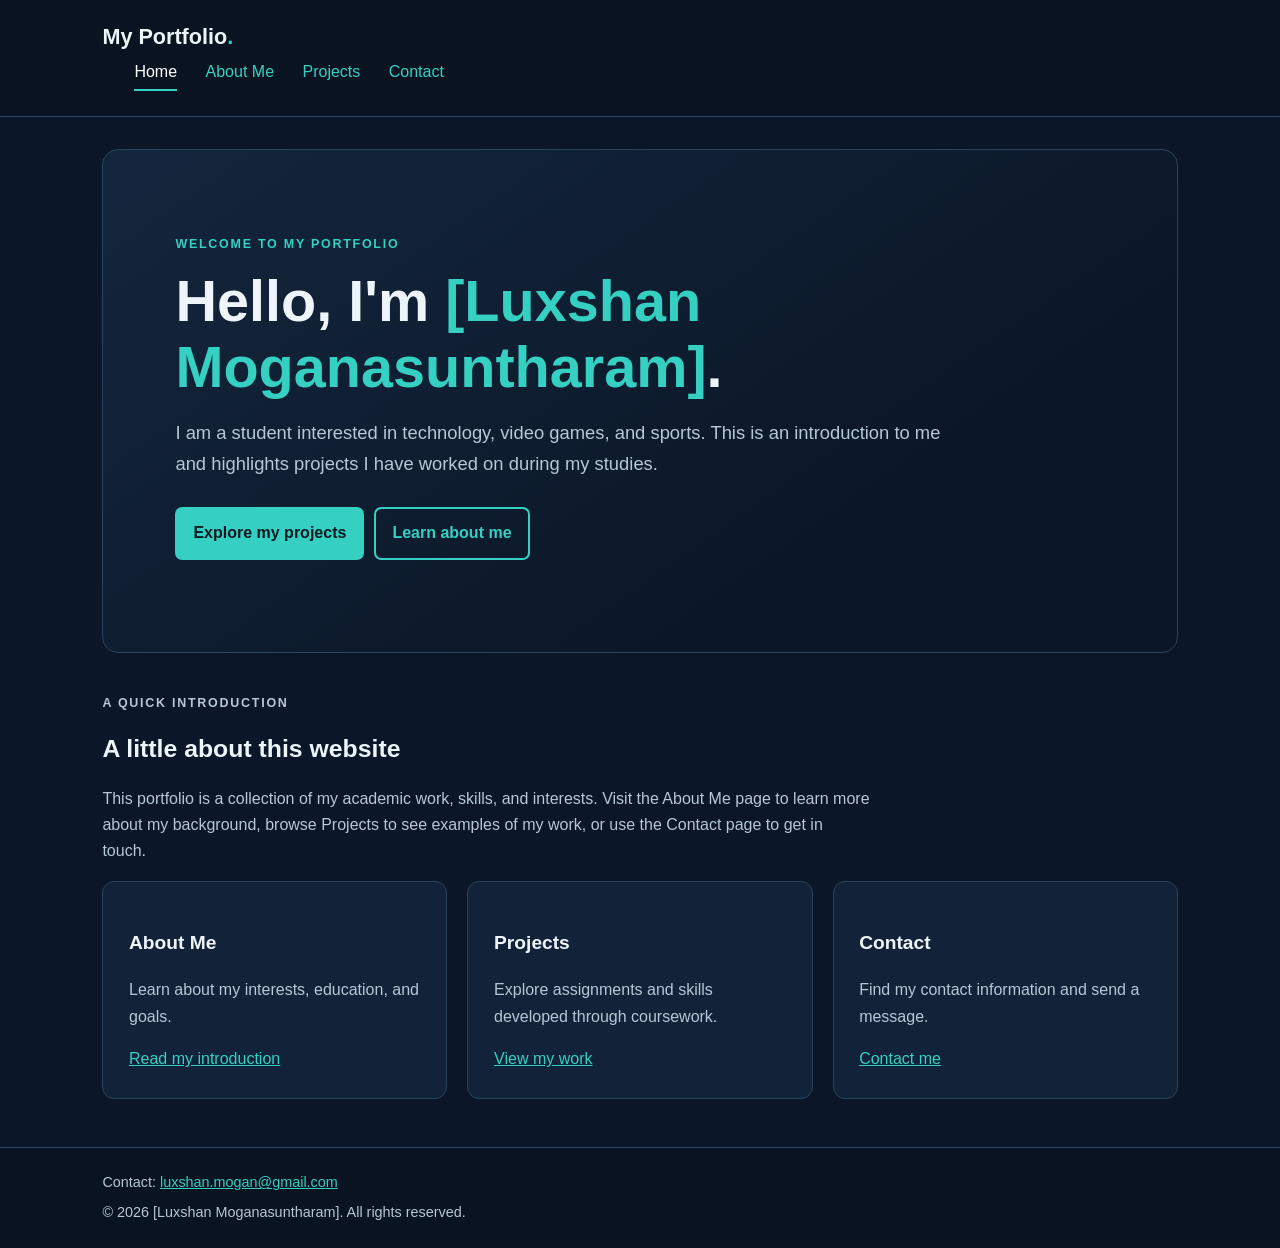
<file: personal-portfolio/index.html>
<!DOCTYPE html>
<html lang="en">
<head>
    <meta charset="UTF-8">
    <meta name="viewport" content="width=device-width, initial-scale=1.0">
    <meta name="description" content="Personal portfolio website showcasing my background and student projects.">
    <title>Home | Personal Portfolio</title>
    <link rel="stylesheet" href="css/mobile.css">
    <link rel="stylesheet" href="css/tablet.css">
    <link rel="stylesheet" href="css/laptop.css">
</head>
<body>
    <a class="skip-link" href="#main-content">Skip to main content</a>
    <header class="site-header">
        <div class="site-width header-content">
            <a class="site-name" href="index.html">My Portfolio<span>.</span></a>
            <nav aria-label="Main navigation">
                <ul class="nav-list">
                    <li><a aria-current="page" href="index.html">Home</a></li>
                    <li><a href="about.html">About Me</a></li>
                    <li><a href="projects.html">Projects</a></li>
                    <li><a href="contact.html">Contact</a></li>
                </ul>
            </nav>
        </div>
    </header>

    <main id="main-content" class="site-width">
        <section class="hero">
            <p class="eyebrow">WELCOME TO MY PORTFOLIO</p>
            <h1>Hello, I'm <span class="accent-text">[Luxshan Moganasuntharam]</span>.</h1>
            <p class="hero-copy">I am a student interested in technology, video games, and sports. This is an introduction to me and highlights projects I have worked on during my studies.</p>
            <p class="button-row">
                <a class="button" href="projects.html">Explore my projects</a>
                <a class="button button-outline" href="about.html">Learn about me</a>
            </p>
        </section>

        <section class="section-block">
            <p class="eyebrow">A QUICK INTRODUCTION</p>
            <h2>A little about this website</h2>
            <p>This portfolio is a collection of my academic work, skills, and interests. Visit the About Me page to learn more about my background, browse Projects to see examples of my work, or use the Contact page to get in touch.</p>
            <div class="feature-grid">
                <article class="panel">
                    <h3>About Me</h3>
                    <p>Learn about my interests, education, and goals.</p>
                    <a href="about.html">Read my introduction</a>
                </article>
                <article class="panel">
                    <h3>Projects</h3>
                    <p>Explore assignments and skills developed through coursework.</p>
                    <a href="projects.html">View my work</a>
                </article>
                <article class="panel">
                    <h3>Contact</h3>
                    <p>Find my contact information and send a message.</p>
                    <a href="contact.html">Contact me</a>
                </article>
            </div>
        </section>
    </main>

    <footer class="site-footer">
        <div class="site-width footer-content">
            <p>Contact: <a href="mailto:luxshan.mogan@gmail.com">luxshan.mogan@gmail.com</a></p>
            <p>&copy; 2026 [Luxshan Moganasuntharam]. All rights reserved.</p>
        </div>
    </footer>
</body>
</html>
</file>
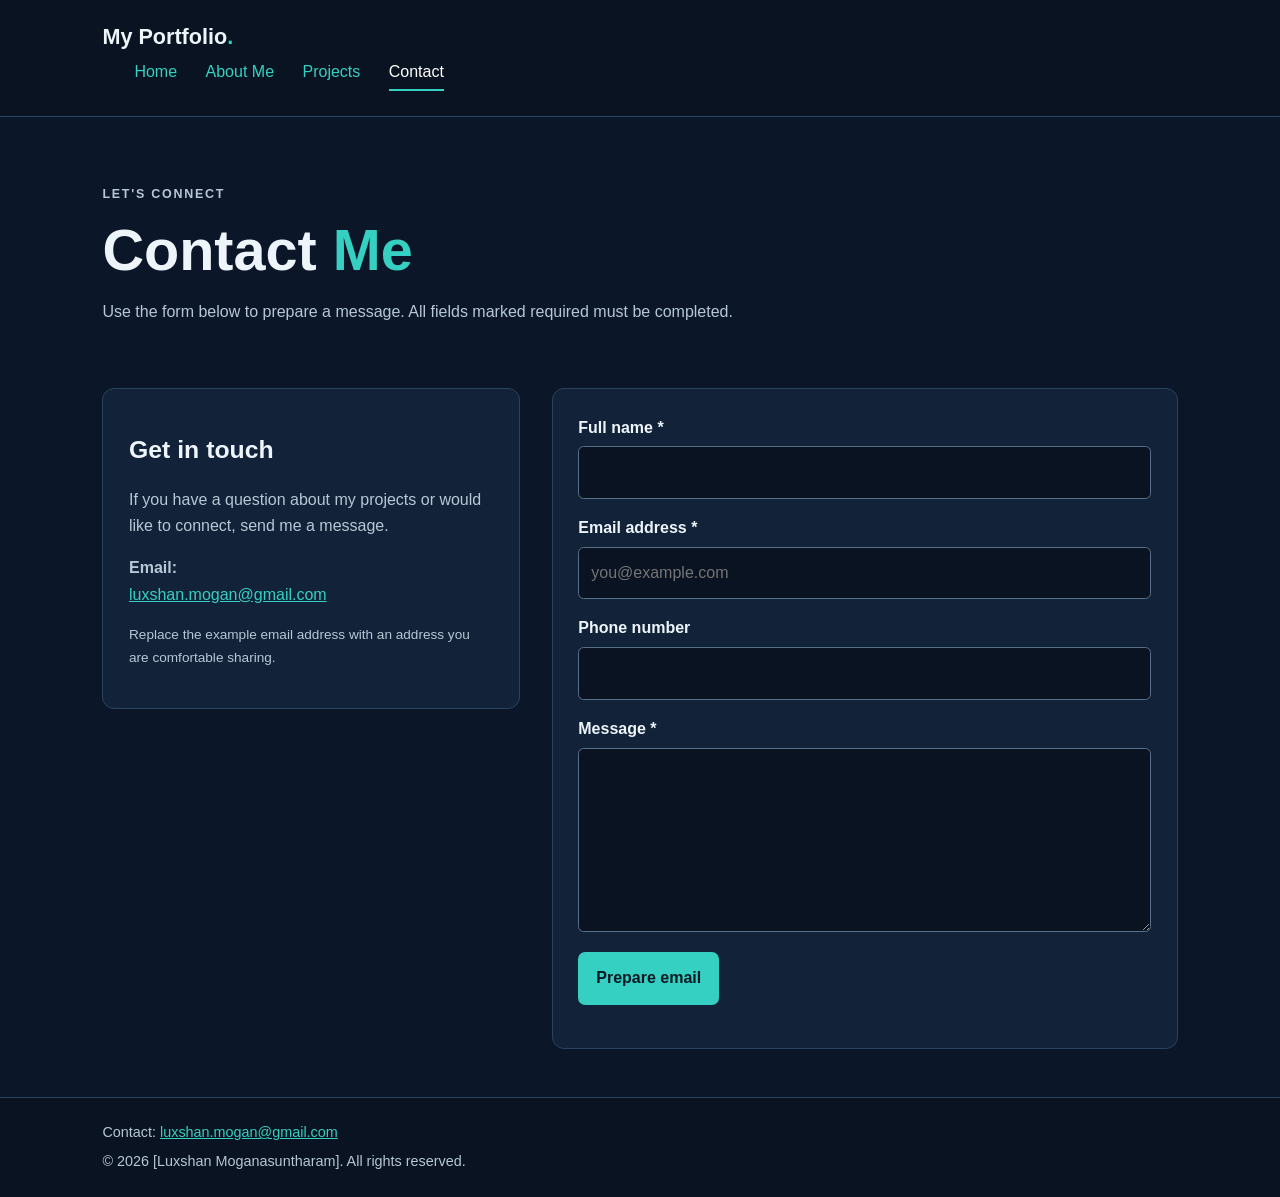
<file: personal-portfolio/contact.html>
<!DOCTYPE html>
<html lang="en">
<head>
    <meta charset="UTF-8">
    <meta name="viewport" content="width=device-width, initial-scale=1.0">
    <meta name="description" content="Contact me using the form on this page.">
    <title>Contact | Personal Portfolio</title>
    <link rel="stylesheet" href="css/mobile.css">
    <link rel="stylesheet" href="css/tablet.css">
    <link rel="stylesheet" href="css/laptop.css">
</head>
<body>
    <a class="skip-link" href="#main-content">Skip to main content</a>
    <header class="site-header">
        <div class="site-width header-content">
            <a class="site-name" href="index.html">My Portfolio<span>.</span></a>
            <nav aria-label="Main navigation">
                <ul class="nav-list">
                    <li><a href="index.html">Home</a></li>
                    <li><a href="about.html">About Me</a></li>
                    <li><a href="projects.html">Projects</a></li>
                    <li><a aria-current="page" href="contact.html">Contact</a></li>
                </ul>
            </nav>
        </div>
    </header>

    <main id="main-content" class="site-width">
        <section class="page-intro">
            <p class="eyebrow">LET'S CONNECT</p>
            <h1>Contact <span class="accent-text">Me</span></h1>
            <p>Use the form below to prepare a message. All fields marked required must be completed.</p>
        </section>

        <section class="contact-layout section-block">
            <article class="panel contact-info">
                <h2>Get in touch</h2>
                <p>If you have a question about my projects or would like to connect, send me a message.</p>
                <p><strong>Email:</strong><br><a href="mailto:luxshan.mogan@gmail.com">luxshan.mogan@gmail.com</a></p>
                <p class="small-note">Replace the example email address with an address you are comfortable sharing.</p>
            </article>

            <!-- Native HTML validation checks required fields and input formats before opening the email application. -->
            <form class="panel contact-form" action="mailto:luxshan.mogan@gmail.com" method="post" enctype="text/plain">
                <div class="form-field">
                    <label for="name">Full name <span aria-hidden="true">*</span></label>
                    <input id="name" name="name" type="text" autocomplete="name" required minlength="2" maxlength="80">
                </div>
                <div class="form-field">
                    <label for="email">Email address <span aria-hidden="true">*</span></label>
                    <input id="email" name="email" type="email" autocomplete="email" required maxlength="120" placeholder="you@example.com">
                </div>
                <div class="form-field">
                    <label for="phone">Phone number</label>
                    <input id="phone" name="phone" type="tel" autocomplete="tel" pattern="[0-9()+. -]{7,20}" title="Enter 7 to 20 characters using digits, spaces, parentheses, plus, dots, or hyphens.">
                </div>
                <div class="form-field">
                    <label for="comments">Message <span aria-hidden="true">*</span></label>
                    <textarea id="comments" name="comments" rows="6" required minlength="10" maxlength="1500"></textarea>
                </div>
                <button class="button" type="submit">Prepare email</button>
                <p class="small-note"></p>
            </form>
        </section>
    </main>

    <footer class="site-footer">
        <div class="site-width footer-content">
            <p>Contact: <a href="mailto:luxshan.mogan@gmail.com">luxshan.mogan@gmail.com</a></p>
            <p>&copy; 2026 [Luxshan Moganasuntharam]. All rights reserved.</p>
        </div>
    </footer>
</body>
</html>
</file>
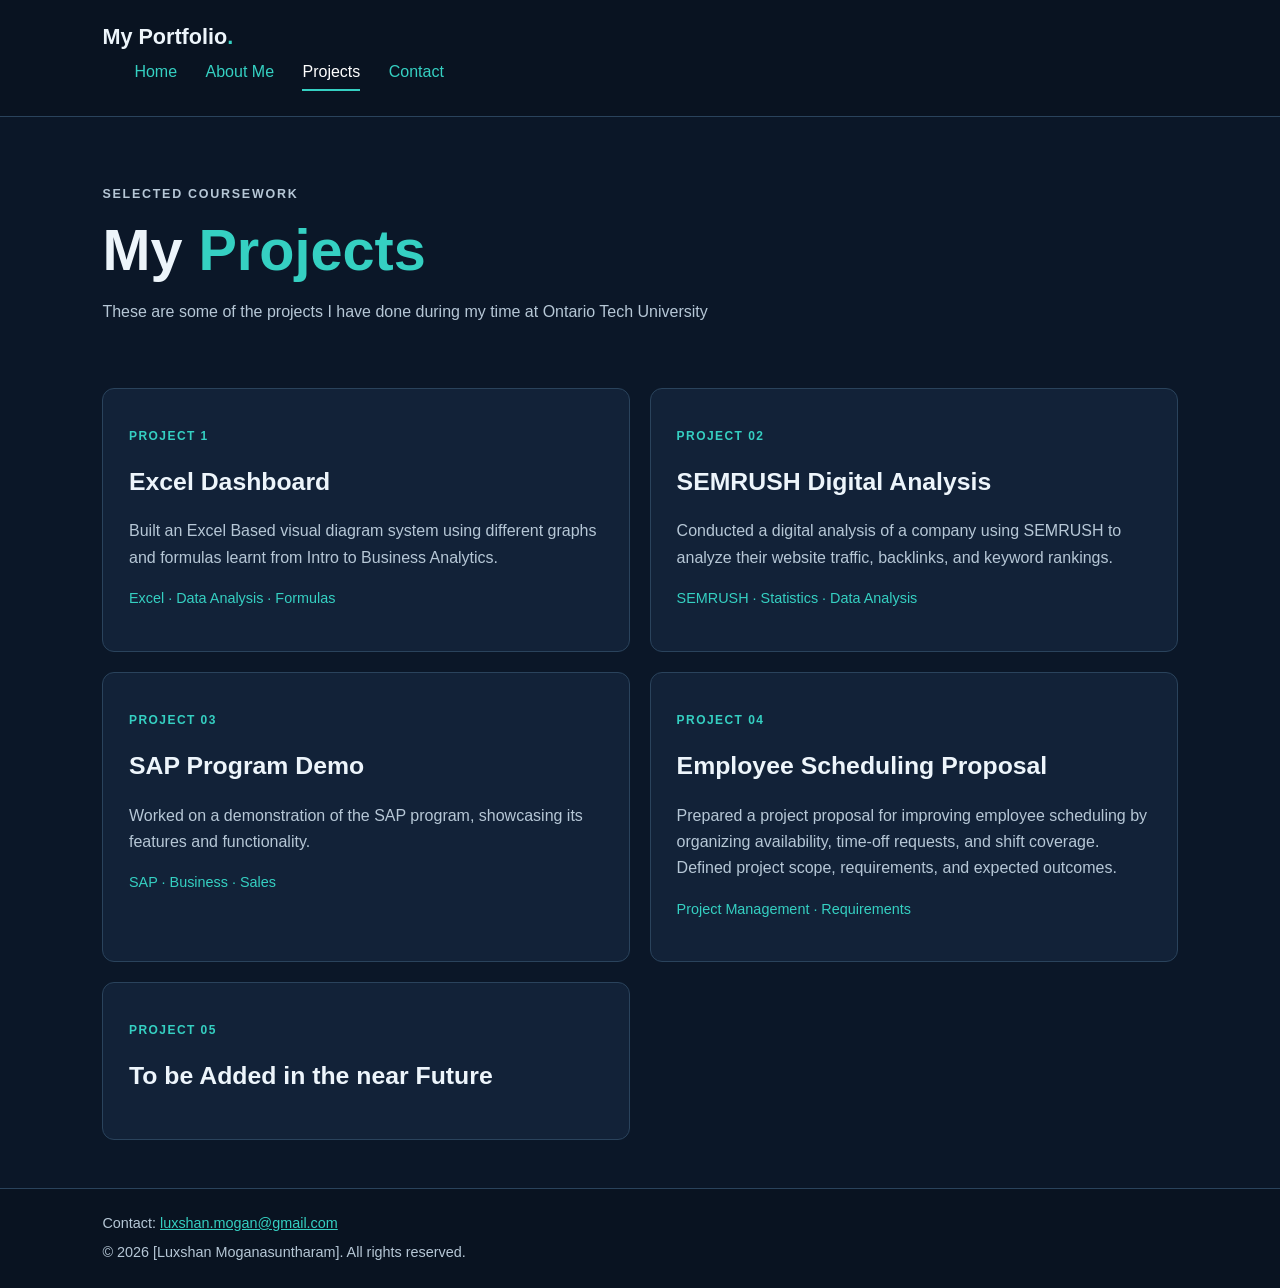
<file: personal-portfolio/projects.html>
<!DOCTYPE html>
<html lang="en">
<head>
    <meta charset="UTF-8">
    <meta name="viewport" content="width=device-width, initial-scale=1.0">
    <meta name="description" content="A selection of student projects and coursework.">
    <title>Projects | Personal Portfolio</title>
    <link rel="stylesheet" href="css/mobile.css">
    <link rel="stylesheet" href="css/tablet.css">
    <link rel="stylesheet" href="css/laptop.css">
</head>
<body>
    <a class="skip-link" href="#main-content">Skip to main content</a>
    <header class="site-header">
        <div class="site-width header-content">
            <a class="site-name" href="index.html">My Portfolio<span>.</span></a>
            <nav aria-label="Main navigation">
                <ul class="nav-list">
                    <li><a href="index.html">Home</a></li>
                    <li><a href="about.html">About Me</a></li>
                    <li><a aria-current="page" href="projects.html">Projects</a></li>
                    <li><a href="contact.html">Contact</a></li>
                </ul>
            </nav>
        </div>
    </header>

    <main id="main-content" class="site-width">
        <section class="page-intro">
            <p class="eyebrow">SELECTED COURSEWORK</p>
            <h1>My <span class="accent-text">Projects</span></h1>
            <p>These are some of the projects I have done during my time at Ontario Tech University</p>
        </section>

        <section class="project-grid section-block" aria-label="Project list">
            <article class="panel project-card">
                <p class="project-number">PROJECT 1</p>
                <h2>Excel Dashboard</h2>
                <p>Built an Excel Based visual diagram system using different graphs and formulas learnt from Intro to Business Analytics.</p>
                <p class="tag-list">Excel · Data Analysis · Formulas</p>
            </article>
            <article class="panel project-card">
                <p class="project-number">PROJECT 02</p>
                <h2>SEMRUSH Digital Analysis</h2>
                <p>Conducted a digital analysis of a company using SEMRUSH to analyze their website traffic, backlinks, and keyword rankings.
                </p>
                <p class="tag-list">SEMRUSH · Statistics · Data Analysis</p>
            </article>
            <article class="panel project-card">
                <p class="project-number">PROJECT 03</p>
                <h2>SAP Program Demo</h2>
                <p>Worked on a demonstration of the SAP program, showcasing its features and functionality.</p>
                <p class="tag-list">SAP · Business · Sales</p>
            </article>
            <article class="panel project-card">
                <p class="project-number">PROJECT 04</p>
                <h2>Employee Scheduling Proposal</h2>
                <p>Prepared a project proposal for improving employee scheduling by organizing availability, time-off requests, and shift coverage. Defined project scope, requirements, and expected outcomes.</p>
                <p class="tag-list">Project Management · Requirements</p>
            </article>
            <article class="panel project-card">
                <p class="project-number">PROJECT 05</p>
                <h2>To be Added in the near Future</h2>
                <p></p>
                <p class="tag-list"></p>
            </article>
        </section>
    </main>

    <footer class="site-footer">
        <div class="site-width footer-content">
            <p>Contact: <a href="mailto:luxshan.mogan@gmail.com">luxshan.mogan@gmail.com</a></p>
            <p>&copy; 2026 [Luxshan Moganasuntharam]. All rights reserved.</p>
        </div>
    </footer>
</body>
</html>
</file>
<file: personal-portfolio/css/mobile.css>
/* Shared base styles and mobile layout (up to 600px).
   The other two stylesheets override layout details for larger screens. */
:root {
    --navy: #0b1728;
    --navy-light: #14263d;
    --teal: #35d0c2;
    --teal-dark: #117f7a;
    --text: #edf5fb;
    --muted: #b6c7d6;
    --panel: #122238;
    --border: #2a435c;
}
* { box-sizing: border-box; }
html { scroll-behavior: smooth; }
body {
    margin: 0;
    background: #0b1728;
    color: var(--text);
    font-family: Arial, Helvetica, sans-serif;
    font-size: 1rem;
    line-height: 1.65;
}
img, video { max-width: 100%; height: auto; }
a { color: var(--teal); }
a:hover, a:focus { color: #a1fff5; }
a:focus-visible, button:focus-visible, input:focus-visible, textarea:focus-visible {
    outline: 3px solid #f6d365;
    outline-offset: 3px;
}
.site-width { width: 92%; margin-left: auto; margin-right: auto; }
.site-header {
    background: #091321;
    border-bottom: 1px solid var(--border);
}
.header-content { padding: 1rem 0; }
.site-name { display: inline-block; color: var(--text); font-size: 1.35rem; font-weight: bold; text-decoration: none; }
.site-name span, .accent-text { color: var(--teal); }
.nav-list { list-style: none; padding: 0; margin: 0.8rem 0 0; }
.nav-list li { display: inline-block; margin: 0 0.55rem 0.35rem 0; }
.nav-list a { display: inline-block; padding: 0.25rem 0; text-decoration: none; }
.nav-list a[aria-current="page"] { color: white; border-bottom: 2px solid var(--teal); }
.skip-link { position: absolute; left: -9999px; top: 0; }
.skip-link:focus { left: 1rem; top: 1rem; z-index: 10; background: white; color: black; padding: 0.6rem; }
.hero {
    margin-top: 1.5rem;
    padding: 2rem 1.25rem;
    border: 1px solid var(--border);
    border-radius: 1rem;
    background: linear-gradient(145deg, #14263d, #0b1728 72%);
}
.eyebrow { color: var(--teal); font-size: 0.78rem; font-weight: bold; letter-spacing: 0.14em; }
h1 { font-size: 2.2rem; line-height: 1.15; margin: 0.4rem 0 1rem; }
h2 { font-size: 1.55rem; line-height: 1.25; }
h3 { font-size: 1.2rem; }
.hero-copy, .page-intro p, .section-block > p { max-width: 48rem; color: var(--muted); }
.button-row { margin-top: 1.5rem; }
.button {
    display: inline-block;
    padding: 0.7rem 1rem;
    margin: 0.25rem 0.35rem 0.25rem 0;
    border: 2px solid var(--teal);
    border-radius: 0.45rem;
    background: var(--teal);
    color: #071923;
    font: inherit;
    font-weight: bold;
    text-decoration: none;
    cursor: pointer;
}
.button:hover { background: #a1fff5; color: #071923; }
.button-outline { background: transparent; color: var(--teal); }
.section-block { margin: 2.5rem 0; }
.page-intro { margin-top: 2rem; padding: 1.4rem 0 0.4rem; }
.panel {
    padding: 1.2rem;
    background: var(--panel);
    border: 1px solid var(--border);
    border-radius: 0.75rem;
}
.panel p { color: var(--muted); }
.feature-grid, .project-grid { display: block; }
.feature-grid .panel, .project-card { margin-bottom: 1rem; }
.project-number { color: var(--teal) !important; font-size: 0.75rem; font-weight: bold; letter-spacing: 0.12em; }
.tag-list { color: var(--teal) !important; font-size: 0.9rem; }
.about-layout, .contact-layout { display: block; }
.profile-figure { margin: 0 0 1rem; }
.profile-figure img { display: block; width: 100%; min-height: 12rem; object-fit: cover; border-radius: 0.75rem; border: 1px solid var(--border); }
.profile-figure figcaption, .small-note { color: var(--muted); font-size: 0.85rem; }
.intro-video { display: block; width: 100%; background: #050a12; border-radius: 0.75rem; }
.contact-info { margin-bottom: 1rem; }
.form-field { margin-bottom: 1rem; }
.form-field label { display: block; margin-bottom: 0.35rem; font-weight: bold; }
input, textarea {
    display: block;
    width: 100%;
    padding: 0.75rem;
    border: 1px solid #587087;
    border-radius: 0.35rem;
    background: #091321;
    color: var(--text);
    font: inherit;
}
textarea { resize: vertical; }
.site-footer { margin-top: 3rem; border-top: 1px solid var(--border); background: #091321; }
.footer-content { padding: 1.1rem 0; }
.footer-content p { margin: 0.35rem 0; color: var(--muted); font-size: 0.9rem; }
code { color: #a1fff5; }
@media (max-width: 600px) {
    .nav-list li { margin-right: 0.7rem; }
    h1 { font-size: clamp(1.9rem, 8vw, 2.5rem); }
}
</file>
<file: personal-portfolio/css/tablet.css>
/* Tablet-specific adjustments: 601px to 1024px.
   This viewport uses more horizontal space while keeping content readable. */
@media screen and (min-width: 601px) and (max-width: 1024px) {
    .site-width { width: 88%; }
    .header-content { padding: 1.1rem 0; }
    .site-name { margin-right: 1.5rem; }
    .nav-list { margin-top: 0.5rem; }
    .nav-list li { margin-right: 1.1rem; }
    .hero { padding: 3rem; }
    h1 { font-size: 3rem; }
    .feature-grid, .project-grid {
        display: grid;
        grid-template-columns: repeat(2, minmax(0, 1fr));
        gap: 1rem;
    }
    .feature-grid .panel, .project-card { margin-bottom: 0; }
    .about-layout, .contact-layout {
        display: grid;
        grid-template-columns: minmax(0, 0.8fr) minmax(0, 1.2fr);
        gap: 1.25rem;
        align-items: start;
    }
    .profile-figure { margin: 0; }
    .contact-info { margin-bottom: 0; }
}
</file>
<file: personal-portfolio/css/laptop.css>
/* Laptop/desktop-specific adjustments: 1025px and wider.
   The content is centered and capped so lines do not become too long. */
@media screen and (min-width: 1025px) {
    .site-width { width: 84%; max-width: 1160px; }
    .header-content { padding: 1.2rem 0; }
    .site-name { margin-right: 2.5rem; }
    .nav-list { display: inline-block; margin: 0 0 0 2rem; }
    .nav-list li { margin-right: 1.5rem; }
    .hero { padding: 4.5rem; margin-top: 2rem; }
    h1 { font-size: 3.6rem; }
    .hero-copy { font-size: 1.15rem; }
    .feature-grid { display: grid; grid-template-columns: repeat(3, minmax(0, 1fr)); gap: 1.25rem; }
    .feature-grid .panel { margin-bottom: 0; }
    .project-grid { display: grid; grid-template-columns: repeat(2, minmax(0, 1fr)); gap: 1.25rem; }
    .project-card { margin-bottom: 0; padding: 1.5rem; }
    .about-layout { display: grid; grid-template-columns: minmax(0, 0.8fr) minmax(0, 1.2fr); gap: 2rem; align-items: start; }
    .profile-figure { margin: 0; }
    .profile-figure img { min-height: 22rem; }
    .contact-layout { display: grid; grid-template-columns: minmax(0, 0.8fr) minmax(0, 1.2fr); gap: 2rem; align-items: start; }
    .contact-info { margin-bottom: 0; }
    .panel { padding: 1.6rem; }
}
</file>
